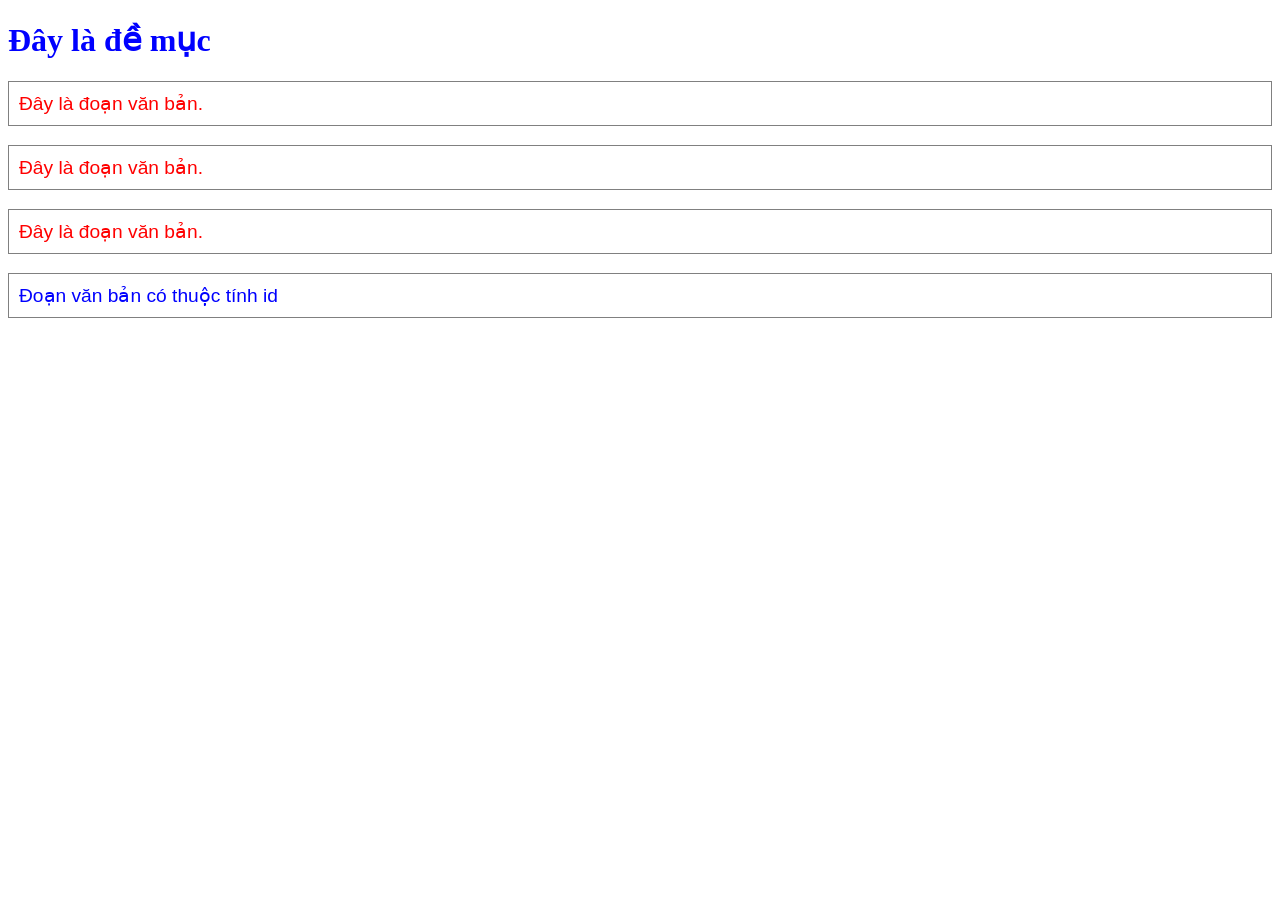
<file: index.html>
<!DOCTYPE html>
<html lang="vi">
<head>
    <meta charset="UTF-8">
    <title>Thực hành sử dụng CSS</title>

    <style>
        h1 {
            color: blue;
            font-family: Tahoma;
            font-size: 200%;
        }

        p {
            color: red;
            font-family: Arial;
            font-size: 120%;
            border: 1px solid grey;
            padding: 10px;
        }

        #element1 {
            color: blue;
        }
    </style>
</head>

<body>

<h1>Đây là đề mục</h1>

<p>Đây là đoạn văn bản.</p>

<p>Đây là đoạn văn bản.</p>

<p>Đây là đoạn văn bản.</p>

<p id="element1">Đoạn văn bản có thuộc tính id</p>

</body>
</html>
</file>
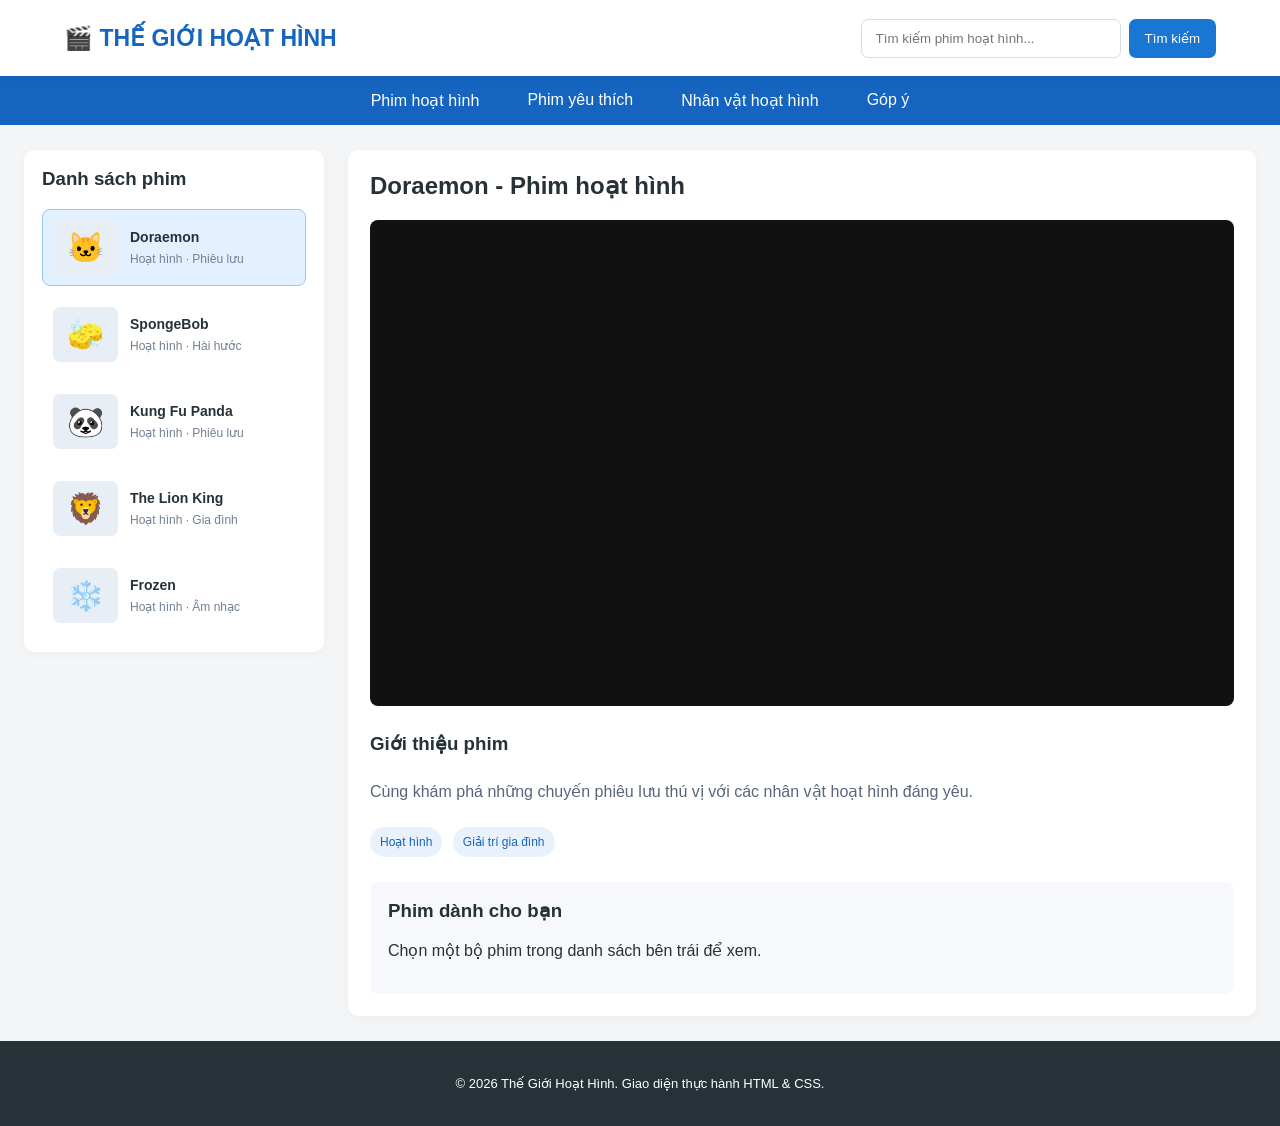
<file: [Bài tập] Phát triển trang web xem hoạt hình trực tuyến/index.html>
<!DOCTYPE html>
<html lang="vi">
<head>
    <meta charset="UTF-8">
    <meta name="viewport" content="width=device-width, initial-scale=1.0">
    <title>Thế Giới Hoạt Hình</title>
    <link rel="stylesheet" href="styles.css">
</head>
<body>

    <header class="header">
        <div class="logo">🎬 THẾ GIỚI HOẠT HÌNH</div>
        <div class="search">
            <input type="text" id="searchInput"
                   placeholder="Tìm kiếm phim hoạt hình...">
            <button onclick="searchMovies()">Tìm kiếm</button>
        </div>
    </header>

    <nav class="head-link">
        <a href="#">Phim hoạt hình</a>
        <a href="#">Phim yêu thích</a>
        <a href="#">Nhân vật hoạt hình</a>
        <a href="#">Góp ý</a>
    </nav>

    <div class="container">
        <aside class="left-content">
            <h3>Danh sách phim</h3>

            <div class="movie-list">
                <div class="movie-item active"
                     onclick="playMovie(0)">
                    <div class="thumbnail">🐱</div>
                    <div>
                        <strong>Doraemon</strong>
                        <p>Hoạt hình · Phiêu lưu</p>
                    </div>
                </div>

                <div class="movie-item"
                     onclick="playMovie(1)">
                    <div class="thumbnail">🧽</div>
                    <div>
                        <strong>SpongeBob</strong>
                        <p>Hoạt hình · Hài hước</p>
                    </div>
                </div>

                <div class="movie-item"
                     onclick="playMovie(2)">
                    <div class="thumbnail">🐼</div>
                    <div>
                        <strong>Kung Fu Panda</strong>
                        <p>Hoạt hình · Phiêu lưu</p>
                    </div>
                </div>

                <div class="movie-item"
                     onclick="playMovie(3)">
                    <div class="thumbnail">🦁</div>
                    <div>
                        <strong>The Lion King</strong>
                        <p>Hoạt hình · Gia đình</p>
                    </div>
                </div>

                <div class="movie-item"
                     onclick="playMovie(4)">
                    <div class="thumbnail">❄️</div>
                    <div>
                        <strong>Frozen</strong>
                        <p>Hoạt hình · Âm nhạc</p>
                    </div>
                </div>
            </div>
        </aside>

        <main class="right-content">
            <h2 id="movieTitle">Doraemon - Phim hoạt hình</h2>

            <div class="video-container">
                <iframe
                    id="movieFrame"
                    src="https://www.youtube-nocookie.com/embed/8sJk2H7z8wA"
                    title="Video hoạt hình"
                    allow="accelerometer; autoplay; clipboard-write; encrypted-media; gyroscope; picture-in-picture"
                    allowfullscreen>
                </iframe>
            </div>

            <div class="movie-info">
                <h3>Giới thiệu phim</h3>
                <p id="movieDescription">
                    Cùng khám phá những chuyến phiêu lưu thú vị
                    với các nhân vật hoạt hình đáng yêu.
                </p>
                <span class="tag">Hoạt hình</span>
                <span class="tag">Giải trí gia đình</span>
            </div>

            <section class="recommend">
                <h3>Phim dành cho bạn</h3>
                <p>Chọn một bộ phim trong danh sách bên trái để xem.</p>
            </section>
        </main>
    </div>

    <footer class="footer">
        <p>© 2026 Thế Giới Hoạt Hình. Giao diện thực hành HTML & CSS.</p>
    </footer>

    <script>
        const movies = [
            {
                title: "Doraemon - Phim hoạt hình",
                description: "Những chuyến phiêu lưu thú vị cùng Doraemon và Nobita.",
                video: "jfKfPfyJRdk"
            },
            {
                title: "SpongeBob - Phim hoạt hình",
                description: "Những câu chuyện vui nhộn dưới đáy đại dương.",
                video: "tVlcKp3bWH8"
            },
            {
                title: "Kung Fu Panda - Phim hoạt hình",
                description: "Hành trình rèn luyện và trưởng thành của gấu trúc Po.",
                video: "PXi3Mv6KMzY"
            },
            {
                title: "The Lion King - Phim hoạt hình",
                description: "Câu chuyện về tình bạn, gia đình và lòng dũng cảm.",
                video: "lFzVJEksoDY"
            },
            {
                title: "Frozen - Phim hoạt hình",
                description: "Cuộc phiêu lưu kỳ diệu của hai chị em Elsa và Anna.",
                video: "TbQm5doF_Uc"
            }
        ];

        function playMovie(index) {
            document.getElementById("movieTitle").textContent =
                movies[index].title;

            document.getElementById("movieDescription").textContent =
                movies[index].description;

            document.getElementById("movieFrame").src =
                "https://www.youtube-nocookie.com/embed/" +
                movies[index].video;

            document.querySelectorAll(".movie-item").forEach((item, i) => {
                item.classList.toggle("active", i === index);
            });
        }

        function searchMovies() {
            const keyword = document.getElementById("searchInput")
                .value.trim().toLowerCase();

            document.querySelectorAll(".movie-item").forEach((item) => {
                const title = item.querySelector("strong")
                    .textContent.toLowerCase();

                item.style.display = title.includes(keyword)
                    ? "flex"
                    : "none";
            });
        }

        document.getElementById("searchInput").addEventListener(
            "keydown",
            function(event) {
                if (event.key === "Enter") {
                    searchMovies();
                }
            }
        );
    </script>

</body>
</html>
</file>
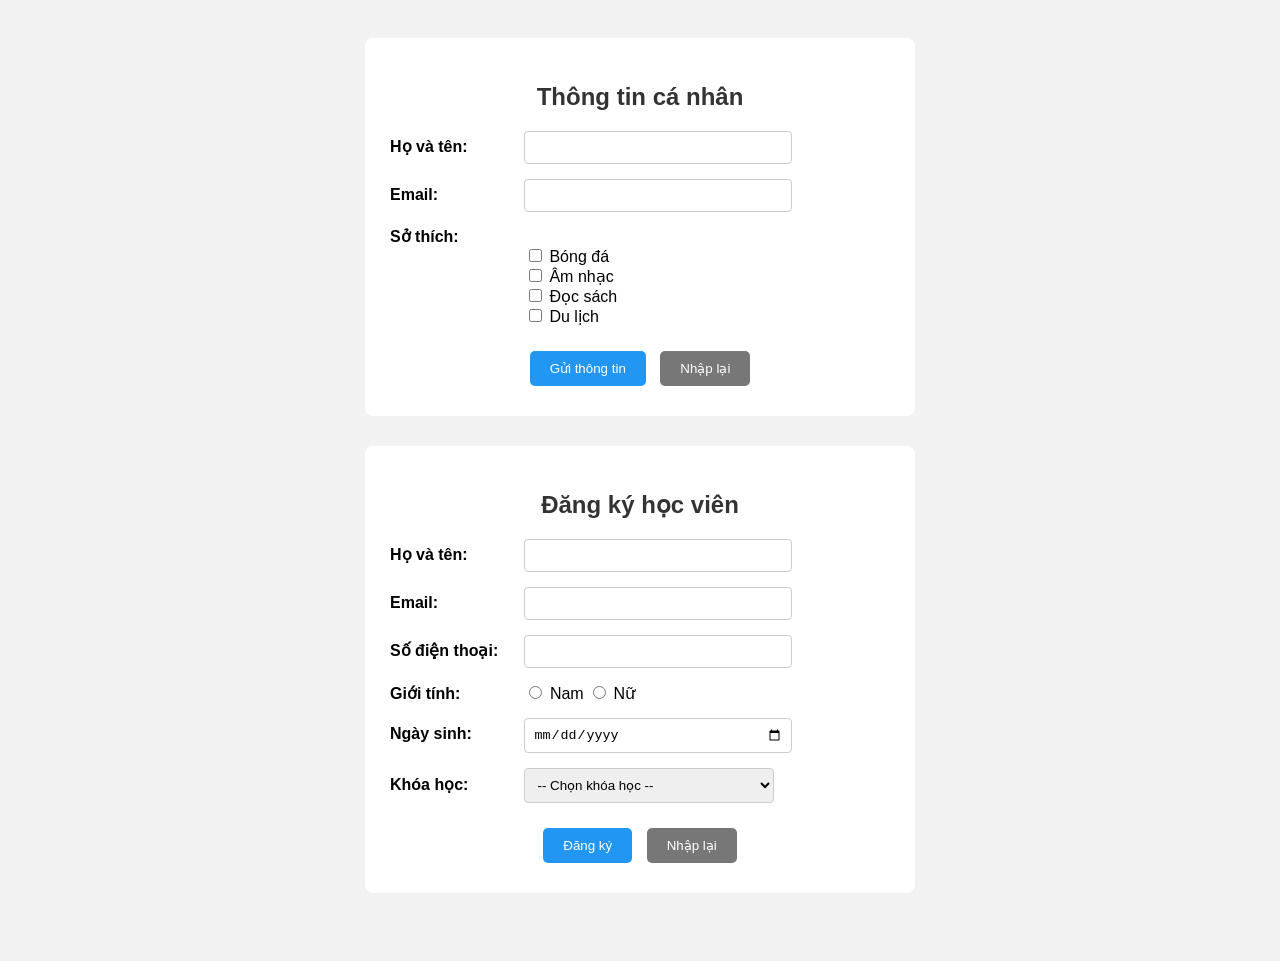
<file: [Bài tập] Tạo form đơn giản/index.html>
<!DOCTYPE html>
<html>
<head>
    <meta charset="utf-8">
    <title>Tạo form đơn giản</title>

    <style>
        body {
            font-family: Arial, sans-serif;
            background-color: #f2f2f2;
            padding: 30px;
        }

        .form-container {
            width: 500px;
            margin: 0 auto 30px auto;
            background-color: white;
            padding: 25px;
            border-radius: 8px;
        }

        h2 {
            text-align: center;
            color: #333;
        }

        .form-group {
            margin-bottom: 15px;
        }

        label {
            display: inline-block;
            width: 130px;
            font-weight: bold;
        }

        input[type="text"],
        input[type="email"],
        input[type="date"],
        input[type="tel"],
        select {
            padding: 8px;
            width: 250px;
            border: 1px solid #ccc;
            border-radius: 4px;
        }

        .hobby {
            margin-left: 135px;
        }

        .buttons {
            text-align: center;
            margin-top: 20px;
        }

        input[type="submit"],
        input[type="reset"] {
            padding: 10px 20px;
            margin: 5px;
            border: none;
            border-radius: 5px;
            cursor: pointer;
        }

        input[type="submit"] {
            background-color: #2196f3;
            color: white;
        }

        input[type="reset"] {
            background-color: #777;
            color: white;
        }
    </style>
</head>

<body>

    <!-- PHẦN 1 -->
    <div class="form-container">

        <h2>Thông tin cá nhân</h2>

        <form action="#" method="post">

            <div class="form-group">
                <label for="yourname">Họ và tên:</label>
                <input type="text" id="yourname" name="yourname">
            </div>

            <div class="form-group">
                <label for="email">Email:</label>
                <input type="email" id="email" name="email">
            </div>

            <div class="form-group">
                <label>Sở thích:</label>

                <div class="hobby">
                    <input type="checkbox" name="hobby" value="football">
                    Bóng đá
                    <br>

                    <input type="checkbox" name="hobby" value="music">
                    Âm nhạc
                    <br>

                    <input type="checkbox" name="hobby" value="reading">
                    Đọc sách
                    <br>

                    <input type="checkbox" name="hobby" value="travel">
                    Du lịch
                </div>
            </div>

            <div class="buttons">
                <input type="submit" value="Gửi thông tin">
                <input type="reset" value="Nhập lại">
            </div>

        </form>

    </div>


    <!-- PHẦN 2 -->
    <div class="form-container">

        <h2>Đăng ký học viên</h2>

        <form action="#" method="post">

            <div class="form-group">
                <label for="fullName">Họ và tên:</label>
                <input type="text"
                       id="fullName"
                       name="fullName">
            </div>

            <div class="form-group">
                <label for="emailStudent">Email:</label>
                <input type="email"
                       id="emailStudent"
                       name="emailStudent">
            </div>

            <div class="form-group">
                <label for="phone">Số điện thoại:</label>
                <input type="tel"
                       id="phone"
                       name="phone">
            </div>

            <div class="form-group">
                <label>Giới tính:</label>

                <input type="radio"
                       name="gender"
                       value="male">
                Nam

                <input type="radio"
                       name="gender"
                       value="female">
                Nữ
            </div>

            <div class="form-group">
                <label for="birthday">Ngày sinh:</label>
                <input type="date"
                       id="birthday"
                       name="birthday">
            </div>

            <div class="form-group">
                <label for="course">Khóa học:</label>

                <select id="course" name="course">
                    <option value="">-- Chọn khóa học --</option>
                    <option value="html-css">HTML & CSS</option>
                    <option value="javascript">JavaScript</option>
                    <option value="java">Java</option>
                    <option value="python">Python</option>
                </select>
            </div>

            <div class="buttons">
                <input type="submit" value="Đăng ký">
                <input type="reset" value="Nhập lại">
            </div>

        </form>

    </div>

</body>
</html>
</file>
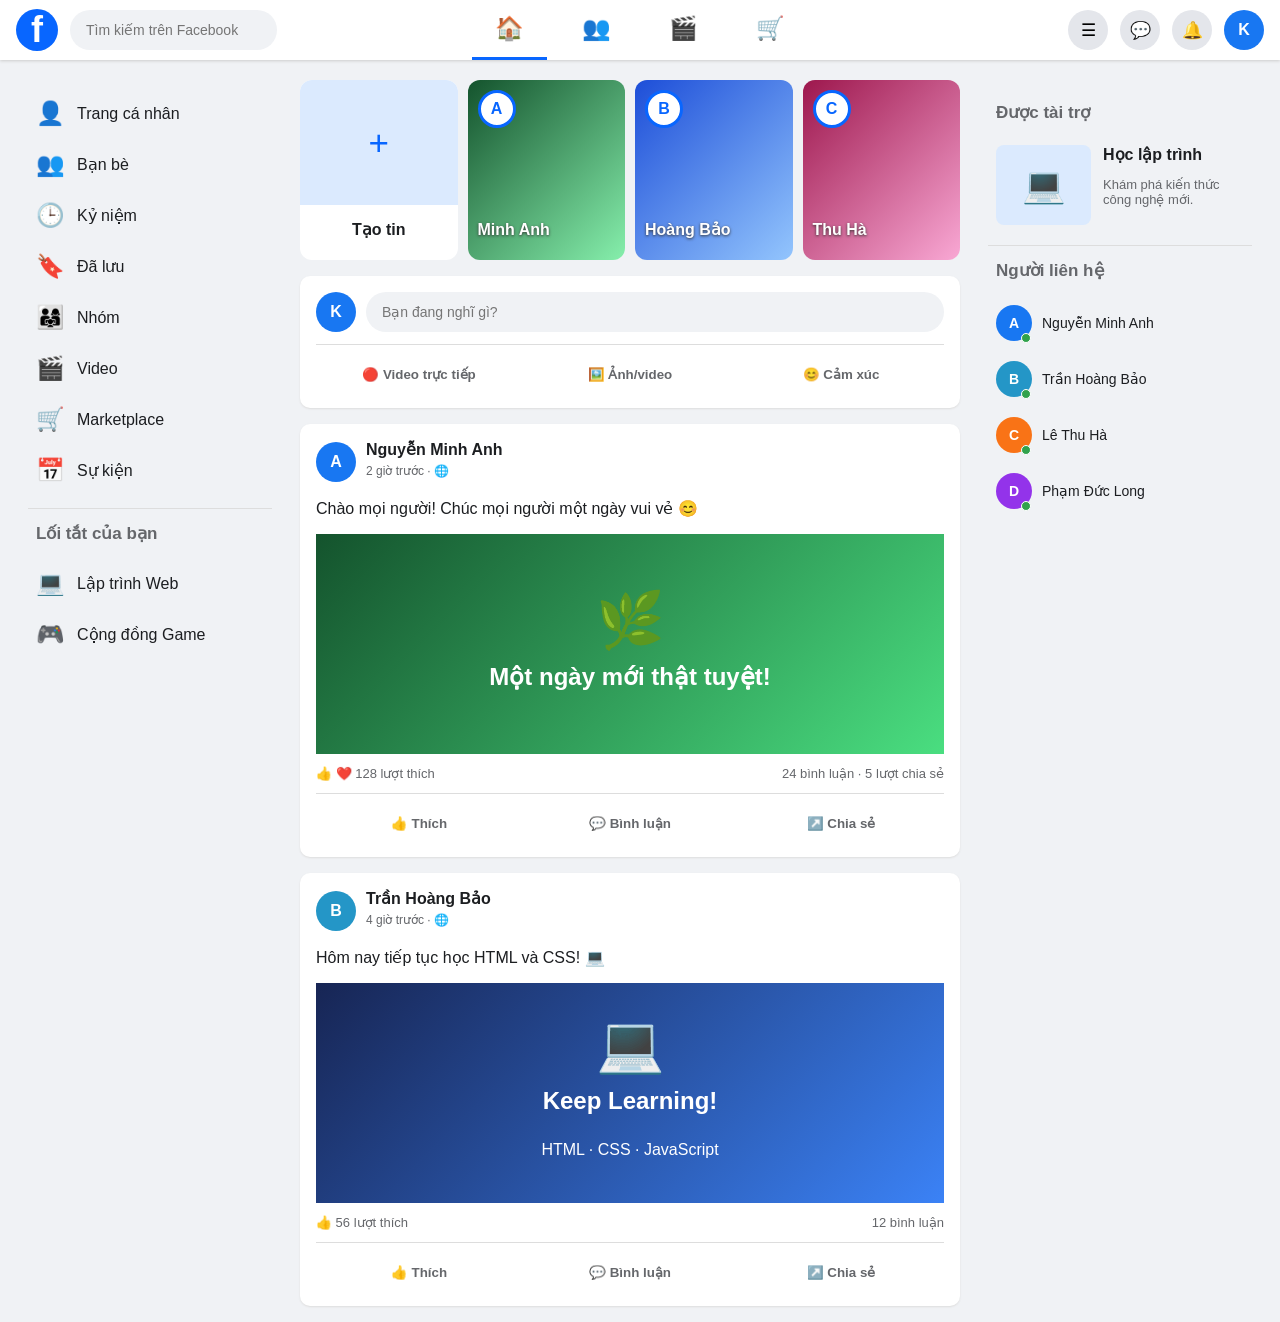
<file: [Bài tập] Tạo giao diện giản lược của trang chủ/index.html>
<!DOCTYPE html>
<html lang="vi">
<head>
    <meta charset="UTF-8">
    <meta name="viewport" content="width=device-width, initial-scale=1.0">
    <title>Facebook - Giao diện giản lược</title>
    <link rel="stylesheet" href="styles.css">
</head>
<body>

    <!-- Header cố định -->
    <header class="header">
        <div class="header-left">
            <div class="logo">f</div>
            <input type="text" placeholder="Tìm kiếm trên Facebook">
        </div>

        <nav class="header-center">
            <a href="#" class="active">🏠</a>
            <a href="#">👥</a>
            <a href="#">🎬</a>
            <a href="#">🛒</a>
        </nav>

        <div class="header-right">
            <button title="Menu">☰</button>
            <button title="Tin nhắn">💬</button>
            <button title="Thông báo">🔔</button>
            <div class="avatar">K</div>
        </div>
    </header>

    <!-- Khu vực chính -->
    <div class="layout">

        <!-- Sidebar trái -->
        <aside class="sidebar-left">
            <a href="#"><span>👤</span> Trang cá nhân</a>
            <a href="#"><span>👥</span> Bạn bè</a>
            <a href="#"><span>🕒</span> Kỷ niệm</a>
            <a href="#"><span>🔖</span> Đã lưu</a>
            <a href="#"><span>👨‍👩‍👧</span> Nhóm</a>
            <a href="#"><span>🎬</span> Video</a>
            <a href="#"><span>🛒</span> Marketplace</a>
            <a href="#"><span>📅</span> Sự kiện</a>

            <hr>
            <h3>Lối tắt của bạn</h3>
            <a href="#"><span>💻</span> Lập trình Web</a>
            <a href="#"><span>🎮</span> Cộng đồng Game</a>
        </aside>

        <!-- Nội dung chính -->
        <main class="main-content">

            <section class="stories">
                <div class="story create-story">
                    <div class="story-image">+</div>
                    <p>Tạo tin</p>
                </div>

                <div class="story story-one">
                    <div class="story-avatar">A</div>
                    <p>Minh Anh</p>
                </div>

                <div class="story story-two">
                    <div class="story-avatar">B</div>
                    <p>Hoàng Bảo</p>
                </div>

                <div class="story story-three">
                    <div class="story-avatar">C</div>
                    <p>Thu Hà</p>
                </div>
            </section>

            <!-- Tạo bài viết -->
            <section class="create-post">
                <div class="post-input-row">
                    <div class="avatar">K</div>
                    <input type="text" placeholder="Bạn đang nghĩ gì?">
                </div>

                <hr>

                <div class="post-actions">
                    <button>🔴 Video trực tiếp</button>
                    <button>🖼️ Ảnh/video</button>
                    <button>😊 Cảm xúc</button>
                </div>
            </section>

            <!-- Bài viết 1 -->
            <article class="post">
                <div class="post-header">
                    <div class="avatar">A</div>
                    <div>
                        <strong>Nguyễn Minh Anh</strong>
                        <p>2 giờ trước · 🌐</p>
                    </div>
                </div>

                <p>Chào mọi người! Chúc mọi người một ngày vui vẻ 😊</p>

                <div class="post-image image-one">
                    <span>🌿</span>
                    <h2>Một ngày mới thật tuyệt!</h2>
                </div>

                <div class="post-stats">
                    <span>👍 ❤️ 128 lượt thích</span>
                    <span>24 bình luận · 5 lượt chia sẻ</span>
                </div>

                <hr>

                <div class="post-actions">
                    <button>👍 Thích</button>
                    <button>💬 Bình luận</button>
                    <button>↗️ Chia sẻ</button>
                </div>
            </article>

            <!-- Bài viết 2 -->
            <article class="post">
                <div class="post-header">
                    <div class="avatar avatar-blue">B</div>
                    <div>
                        <strong>Trần Hoàng Bảo</strong>
                        <p>4 giờ trước · 🌐</p>
                    </div>
                </div>

                <p>Hôm nay tiếp tục học HTML và CSS! 💻</p>

                <div class="post-image image-two">
                    <span>💻</span>
                    <h2>Keep Learning!</h2>
                    <p>HTML · CSS · JavaScript</p>
                </div>

                <div class="post-stats">
                    <span>👍 56 lượt thích</span>
                    <span>12 bình luận</span>
                </div>

                <hr>

                <div class="post-actions">
                    <button>👍 Thích</button>
                    <button>💬 Bình luận</button>
                    <button>↗️ Chia sẻ</button>
                </div>
            </article>

        </main>

        <!-- Sidebar phải -->
        <aside class="sidebar-right">
            <h3>Được tài trợ</h3>
            <div class="sponsor">
                <div class="sponsor-image">💻</div>
                <div>
                    <strong>Học lập trình</strong>
                    <p>Khám phá kiến thức công nghệ mới.</p>
                </div>
            </div>

            <hr>

            <h3>Người liên hệ</h3>
            <a href="#" class="contact">
                <span class="contact-avatar">A</span>
                Nguyễn Minh Anh <i></i>
            </a>
            <a href="#" class="contact">
                <span class="contact-avatar blue">B</span>
                Trần Hoàng Bảo <i></i>
            </a>
            <a href="#" class="contact">
                <span class="contact-avatar orange">C</span>
                Lê Thu Hà <i></i>
            </a>
            <a href="#" class="contact">
                <span class="contact-avatar purple">D</span>
                Phạm Đức Long <i></i>
            </a>
        </aside>

    </div>

</body>
</html>
</file>
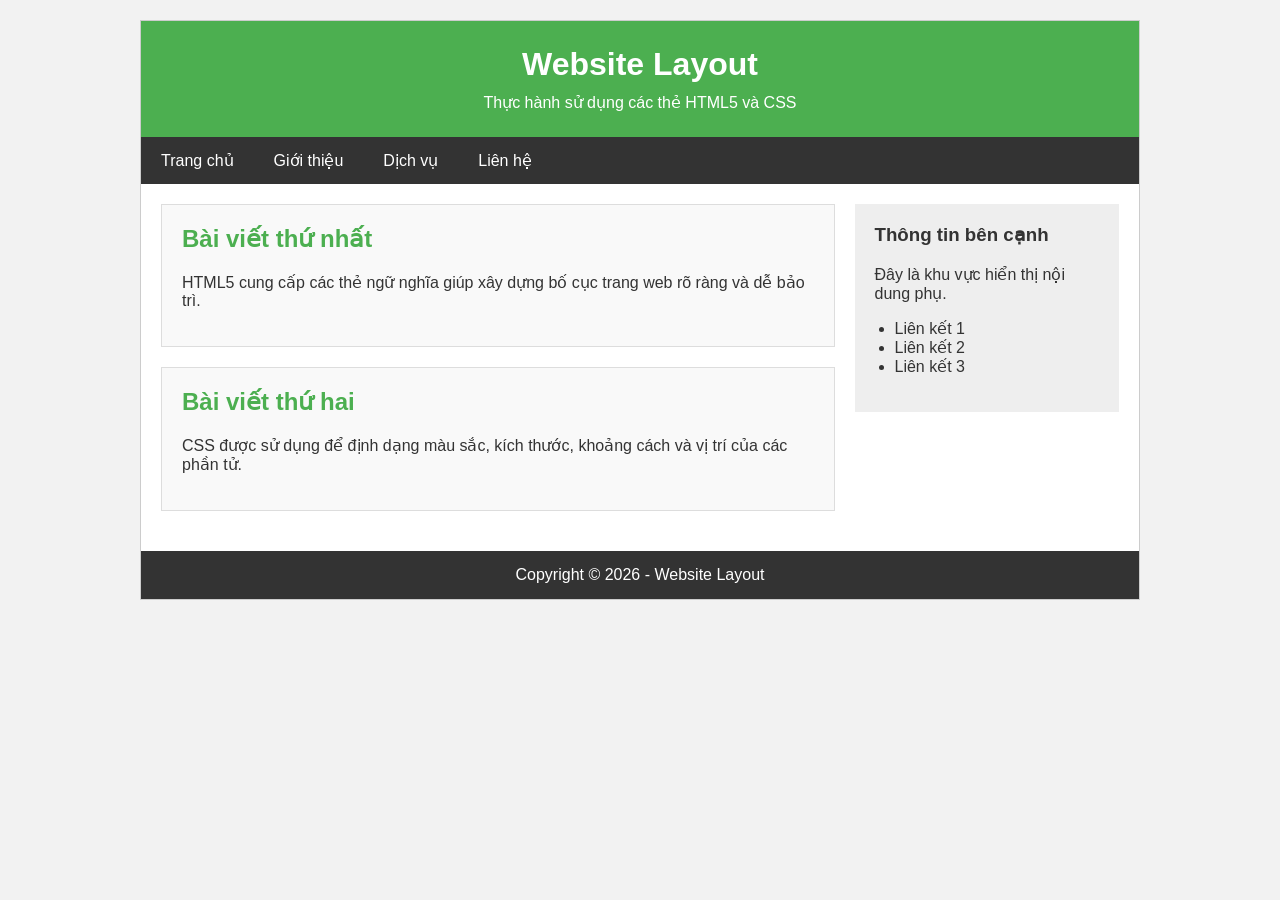
<file: [Bài tập] Tạo layout với các thẻ HTML5 và CSS/index.html>
<!DOCTYPE html>
<html lang="vi">
<head>
    <meta charset="UTF-8">
    <meta name="viewport" content="width=device-width, initial-scale=1.0">
    <title>Layout HTML5 và CSS</title>
    <link rel="stylesheet" href="styles.css">
</head>
<body>

    <div class="container">
        <header>
            <h1>Website Layout</h1>
            <p>Thực hành sử dụng các thẻ HTML5 và CSS</p>
        </header>

        <nav>
            <a href="#">Trang chủ</a>
            <a href="#">Giới thiệu</a>
            <a href="#">Dịch vụ</a>
            <a href="#">Liên hệ</a>
        </nav>

        <div class="content">
            <section>
                <article>
                    <h2>Bài viết thứ nhất</h2>
                    <p>
                        HTML5 cung cấp các thẻ ngữ nghĩa giúp xây dựng
                        bố cục trang web rõ ràng và dễ bảo trì.
                    </p>
                </article>

                <article>
                    <h2>Bài viết thứ hai</h2>
                    <p>
                        CSS được sử dụng để định dạng màu sắc,
                        kích thước, khoảng cách và vị trí của các phần tử.
                    </p>
                </article>
            </section>

            <aside>
                <h3>Thông tin bên cạnh</h3>
                <p>Đây là khu vực hiển thị nội dung phụ.</p>
                <ul>
                    <li><a href="#">Liên kết 1</a></li>
                    <li><a href="#">Liên kết 2</a></li>
                    <li><a href="#">Liên kết 3</a></li>
                </ul>
            </aside>
        </div>

        <footer>
            <p>Copyright &copy; 2026 - Website Layout</p>
        </footer>
    </div>

</body>
</html>
</file>
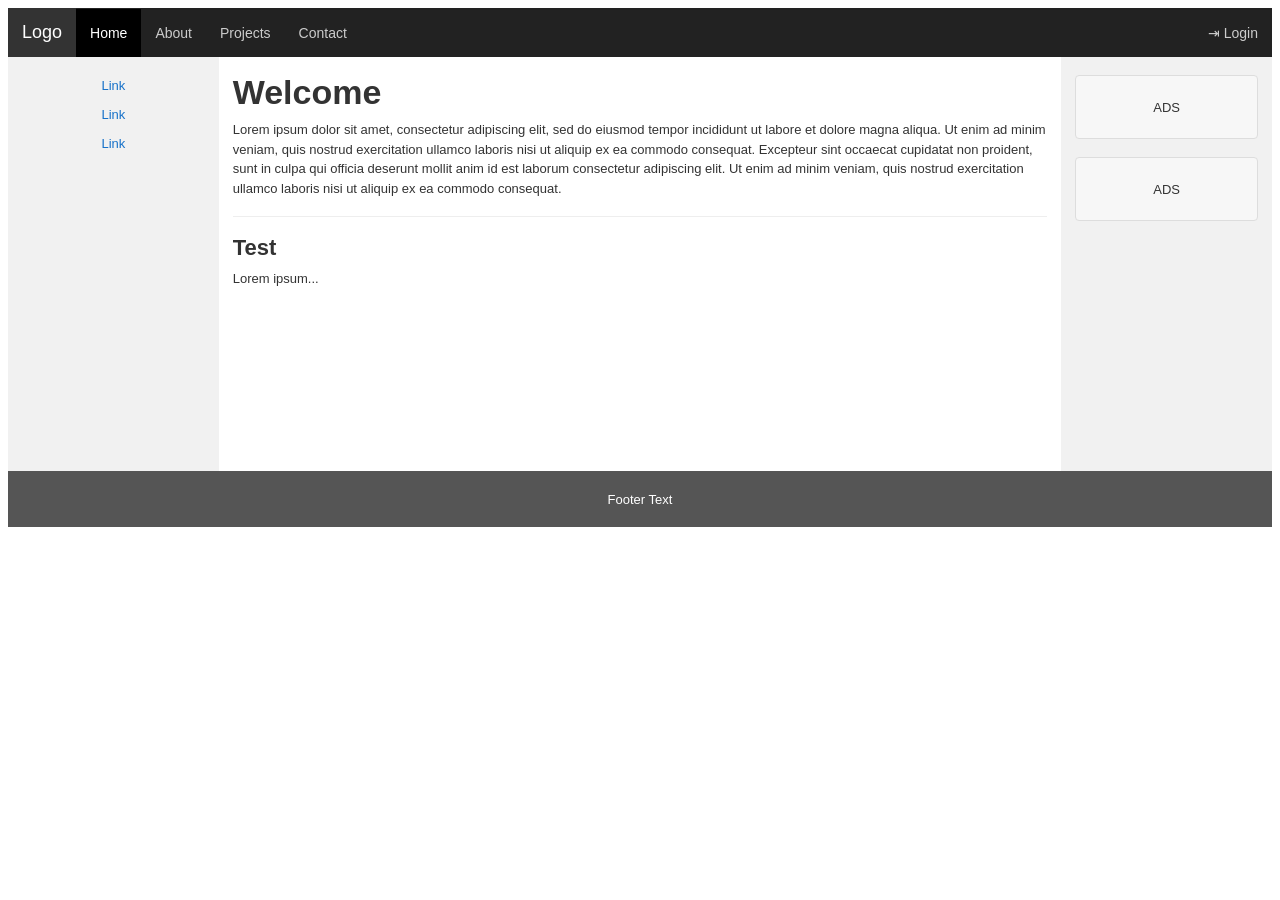
<file: [Bài tập] Tạo layout với RWD/index.html>
<!DOCTYPE html>
<html lang="vi">
<head>
    <meta charset="UTF-8">
    <meta name="viewport" content="width=device-width, initial-scale=1.0">
    <title>Responsive Web Design</title>
    <link rel="stylesheet" href="styles.css">
</head>
<body>

    <div class="container">

        <!-- Thanh menu -->
        <div class="header">
            <div class="logo">Logo</div>

            <div class="menu">
                <a href="#" class="active">Home</a>
                <a href="#">About</a>
                <a href="#">Projects</a>
                <a href="#">Contact</a>
            </div>

            <div class="login">
                <a href="#">⇥ Login</a>
            </div>
        </div>

        <!-- Nội dung trang -->
        <div class="content">

            <!-- Sidebar trái -->
            <div class="left">
                <a href="#">Link</a>
                <a href="#">Link</a>
                <a href="#">Link</a>
            </div>

            <!-- Nội dung chính -->
            <div class="main">
                <h1>Welcome</h1>

                <p>
                    Lorem ipsum dolor sit amet, consectetur adipiscing elit,
                    sed do eiusmod tempor incididunt ut labore et dolore magna
                    aliqua. Ut enim ad minim veniam, quis nostrud exercitation
                    ullamco laboris nisi ut aliquip ex ea commodo consequat.
                    Excepteur sint occaecat cupidatat non proident, sunt in
                    culpa qui officia deserunt mollit anim id est laborum
                    consectetur adipiscing elit. Ut enim ad minim veniam,
                    quis nostrud exercitation ullamco laboris nisi ut aliquip
                    ex ea commodo consequat.
                </p>

                <hr>

                <h2>Test</h2>
                <p>Lorem ipsum...</p>
            </div>

            <!-- Sidebar phải -->
            <div class="right">
                <div class="ads">ADS</div>
                <div class="ads">ADS</div>
            </div>

        </div>

        <!-- Footer -->
        <div class="footer">
            Footer Text
        </div>

    </div>

</body>
</html>
</file>
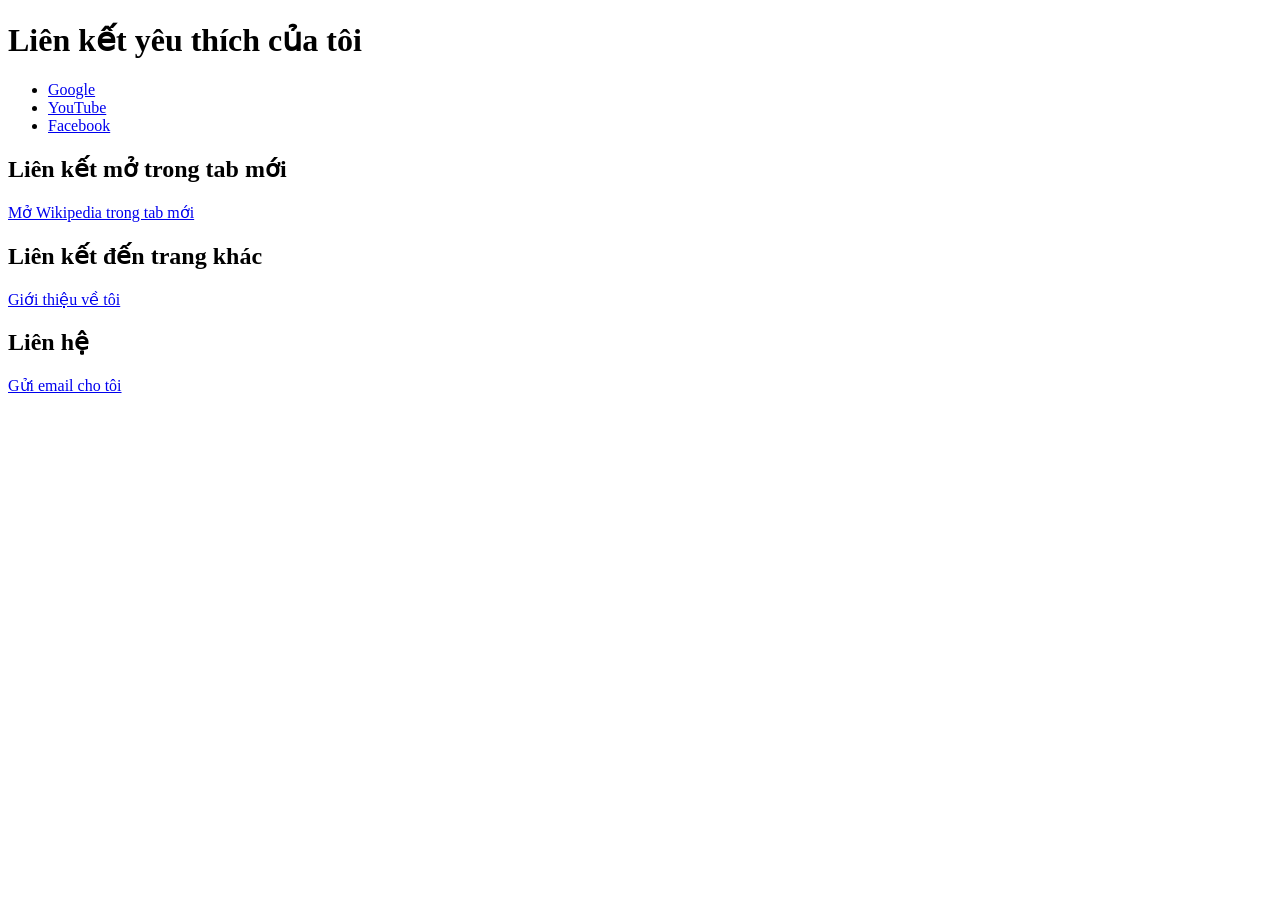
<file: [Bài tập] Tạo liên kết trong HTML/index.html>
<!DOCTYPE html>
<html>
<head>
    <meta charset="utf-8">
    <title>Liên kết yêu thích của tôi</title>
</head>

<body>

    <h1>Liên kết yêu thích của tôi</h1>

    <ul>
        <li>
            <a href="https://www.google.com">
                Google
            </a>
        </li>

        <li>
            <a href="https://www.youtube.com">
                YouTube
            </a>
        </li>

        <li>
            <a href="https://www.facebook.com">
                Facebook
            </a>
        </li>
    </ul>

    <h2>Liên kết mở trong tab mới</h2>

    <a href="https://www.wikipedia.org" target="_blank">
        Mở Wikipedia trong tab mới
    </a>

    <h2>Liên kết đến trang khác</h2>

    <a href="about.html">
        Giới thiệu về tôi
    </a>

    <h2>Liên hệ</h2>

    <a href="mailto:example@gmail.com">
        Gửi email cho tôi
    </a>

</body>
</html>
</file>
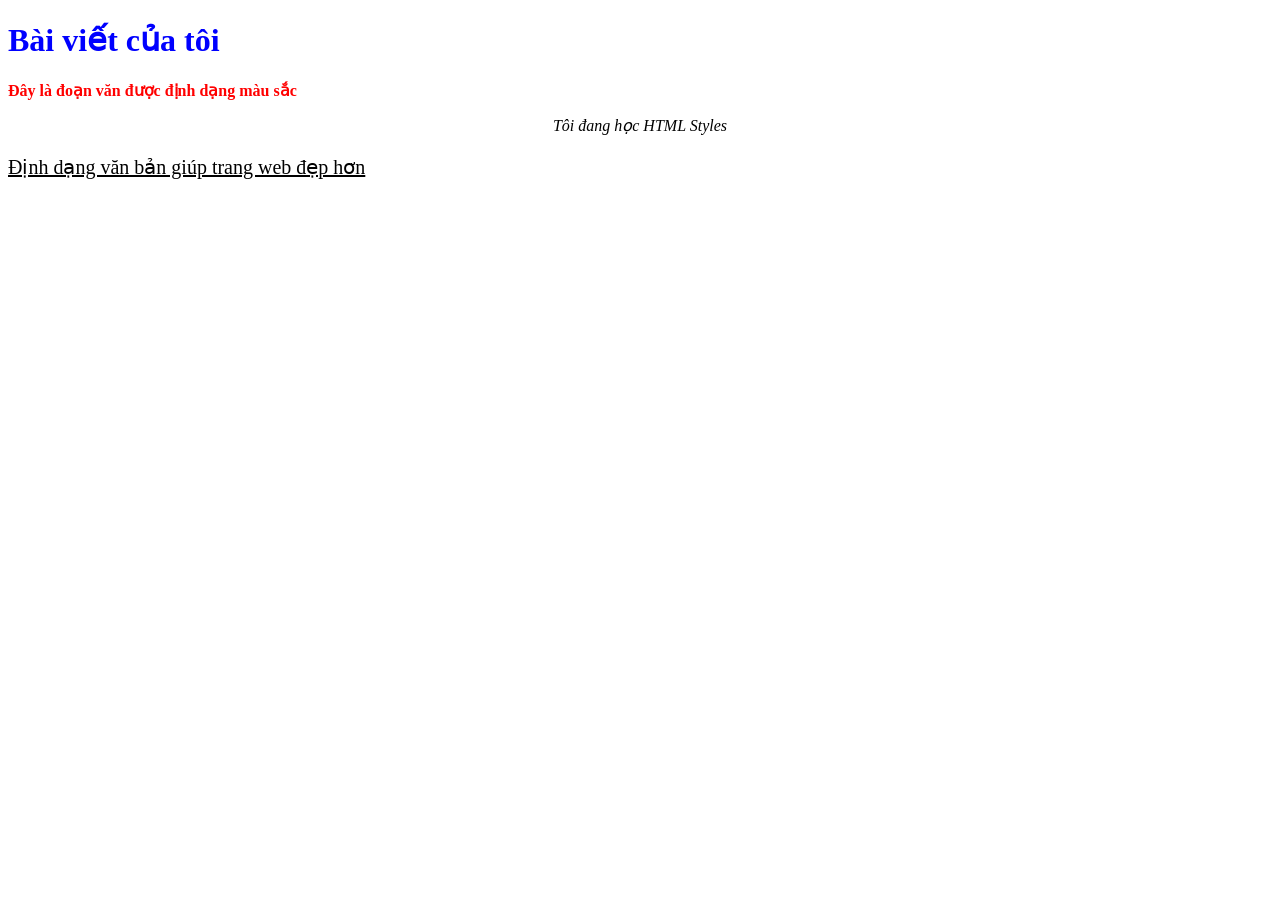
<file: [Bài tập] Định dạng văn bản với HTML Styles/index.html>
<!DOCTYPE html>
<html>
<head>
    <meta charset="utf-8">
    <title>Bài viết của tôi</title>
</head>

<body>

    <h1 style="color: blue;">
        Bài viết của tôi
    </h1>

    <p style="color: red; font-weight: bold;">
        Đây là đoạn văn được định dạng màu sắc
    </p>

    <p style="font-style: italic; text-align: center;">
        Tôi đang học HTML Styles
    </p>

    <p style="font-size: 20px; text-decoration: underline;">
        Định dạng văn bản giúp trang web đẹp hơn
    </p>

</body>
</html>
</file>
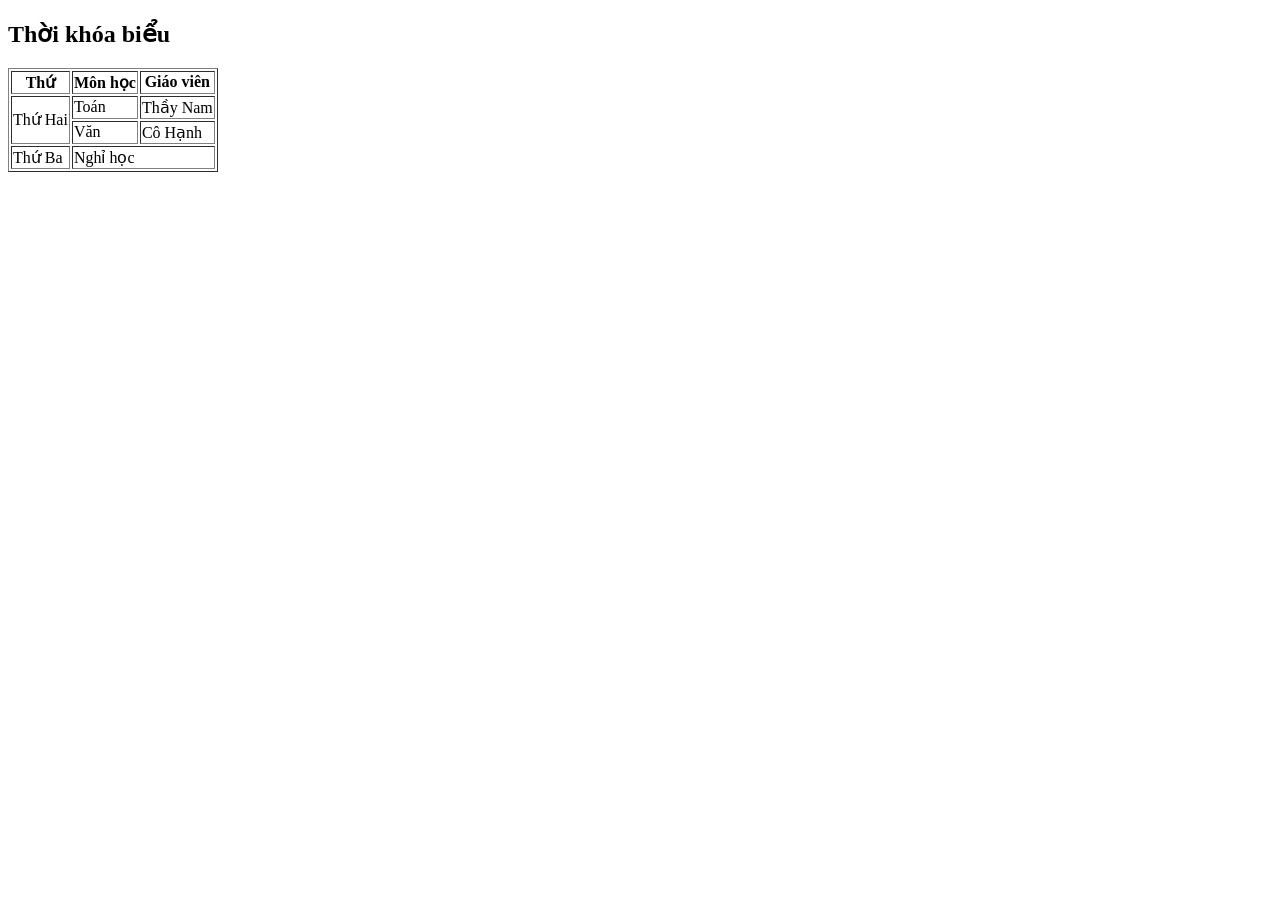
<file: [Thực hành] Gộp ô trong bảng với rowspan và colspan/index.html>
<!DOCTYPE html>
<html>
<head>
    <meta charset="utf-8">
    <title>Gộp ô trong bảng</title>
</head>

<body>

    <h2>Thời khóa biểu</h2>

    <table border="1">
        <tr>
            <th>Thứ</th>
            <th>Môn học</th>
            <th>Giáo viên</th>
        </tr>

        <tr>
            <td rowspan="2">Thứ Hai</td>
            <td>Toán</td>
            <td>Thầy Nam</td>
        </tr>

        <tr>
            <td>Văn</td>
            <td>Cô Hạnh</td>
        </tr>

        <tr>
            <td>Thứ Ba</td>
            <td colspan="2">Nghỉ học</td>
        </tr>
    </table>

</body>
</html>
</file>
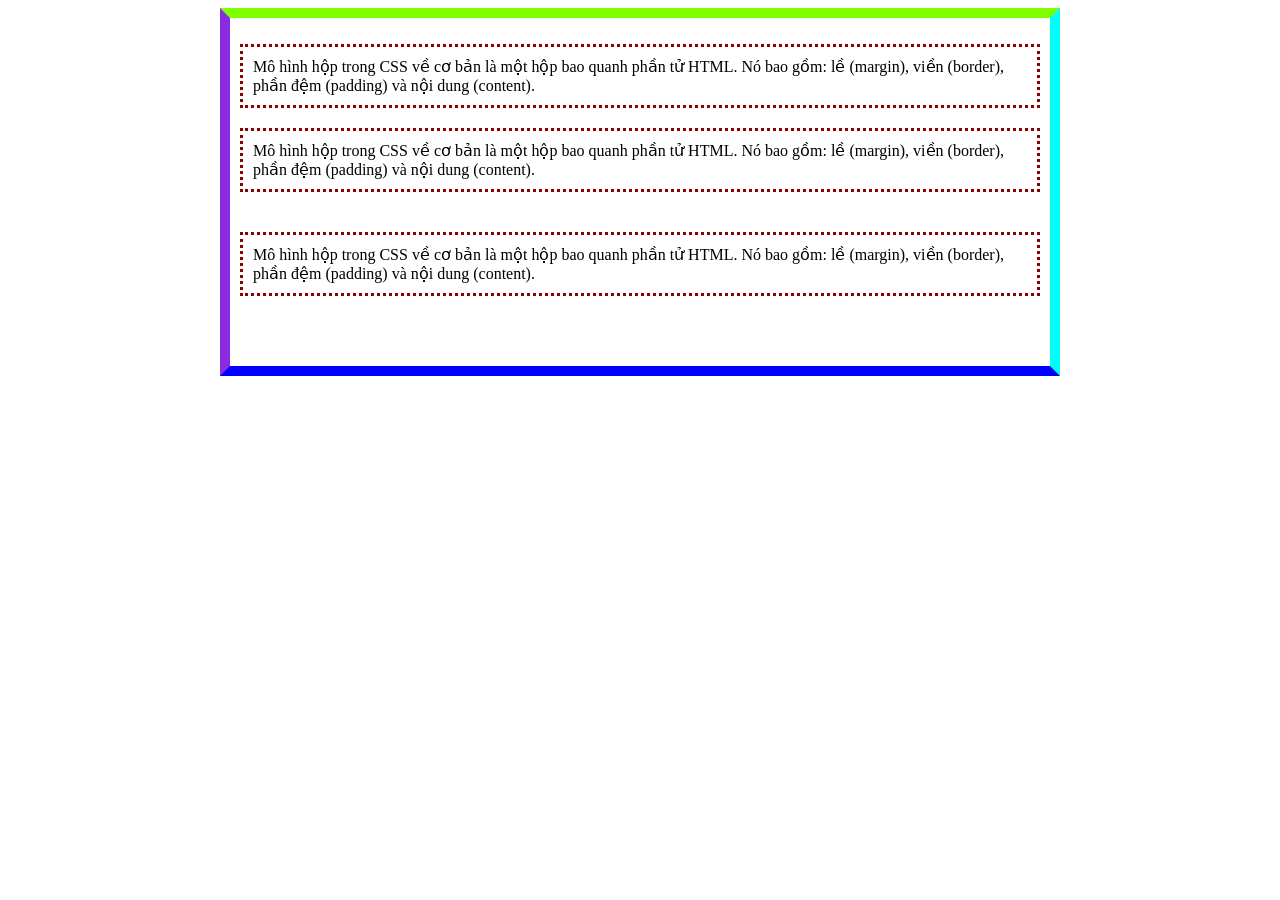
<file: [Thực hành] Sử dụng box model/index.html>
<!DOCTYPE html>
<html lang="vi">
<head>
    <meta charset="UTF-8">
    <meta name="viewport" content="width=device-width, initial-scale=1.0">
    <title>Sử dụng Box Model</title>

    <style>
        .boxmodel {
            margin: 0 auto;
            width: 800px;
            border: 10px solid;
            padding: 10px;
            border-color: chartreuse aqua blue blueviolet;
        }

        .boxmodel p {
            border: 3px dotted darkred;
            padding: 10px;
        }

        #boxmodel1 {
            margin-bottom: 20px;
        }

        #boxmodel2 {
            margin-bottom: 40px;
        }

        #boxmodel3 {
            margin-bottom: 60px;
        }
    </style>
</head>

<body>
    <div class="boxmodel">
        <p id="boxmodel1">
            Mô hình hộp trong CSS về cơ bản là một hộp bao quanh phần tử HTML.
            Nó bao gồm: lề (margin), viền (border), phần đệm (padding)
            và nội dung (content).
        </p>

        <p id="boxmodel2">
            Mô hình hộp trong CSS về cơ bản là một hộp bao quanh phần tử HTML.
            Nó bao gồm: lề (margin), viền (border), phần đệm (padding)
            và nội dung (content).
        </p>

        <p id="boxmodel3">
            Mô hình hộp trong CSS về cơ bản là một hộp bao quanh phần tử HTML.
            Nó bao gồm: lề (margin), viền (border), phần đệm (padding)
            và nội dung (content).
        </p>
    </div>
</body>
</html>
</file>
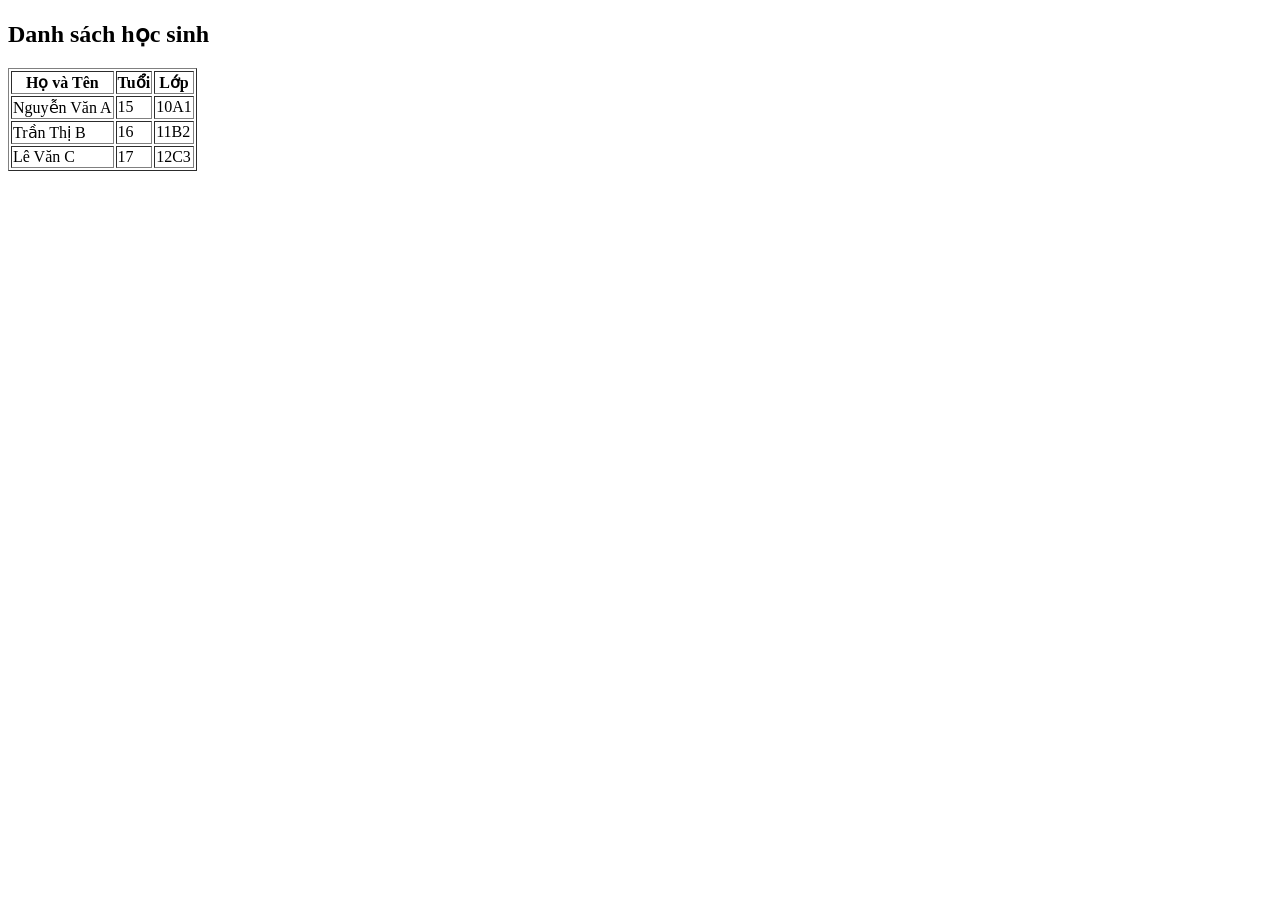
<file: [Thực hành] Tạo bảng đơn giản với tiêu đề và dữ liệu/index.html>
<!DOCTYPE html>
<html>
<head>
    <meta charset="utf-8">
    <title>Bảng đơn giản trong HTML</title>
</head>

<body>

    <h2>Danh sách học sinh</h2>

    <table border="1">
        <tr>
            <th>Họ và Tên</th>
            <th>Tuổi</th>
            <th>Lớp</th>
        </tr>

        <tr>
            <td>Nguyễn Văn A</td>
            <td>15</td>
            <td>10A1</td>
        </tr>

        <tr>
            <td>Trần Thị B</td>
            <td>16</td>
            <td>11B2</td>
        </tr>

        <tr>
            <td>Lê Văn C</td>
            <td>17</td>
            <td>12C3</td>
        </tr>
    </table>

</body>
</html>
</file>
<file: [Bài tập] Phát triển trang web xem hoạt hình trực tuyến/styles.css>
* {
    box-sizing: border-box;
}

body {
    margin: 0;
    font-family: Arial, sans-serif;
    background: #f3f5f7;
    color: #263238;
}

/* Header cố định */
.header {
    position: sticky;
    top: 0;
    z-index: 100;
    min-height: 76px;
    display: flex;
    align-items: center;
    justify-content: space-between;
    gap: 20px;
    padding: 15px 5%;
    background: #ffffff;
    box-shadow: 0 2px 8px #00000012;
}

.logo {
    font-size: 23px;
    font-weight: bold;
    color: #1565c0;
}

.search {
    display: flex;
    gap: 8px;
}

.search input {
    width: 260px;
    padding: 11px 14px;
    border: 1px solid #d5dce5;
    border-radius: 7px;
    outline: none;
}

.search input:focus {
    border-color: #1976d2;
}

.search button {
    padding: 10px 16px;
    border: none;
    border-radius: 7px;
    background: #1976d2;
    color: white;
    cursor: pointer;
}

.search button:hover {
    background: #0d47a1;
}

/* Menu điều hướng */
.head-link {
    display: flex;
    justify-content: center;
    flex-wrap: wrap;
    background: #1565c0;
}

.head-link a {
    padding: 15px 24px;
    color: white;
    text-decoration: none;
    font-weight: 500;
}

.head-link a:hover {
    background: #0d47a1;
    font-weight: bold;
}

/* Hai cột nội dung */
.container {
    display: grid;
    grid-template-columns: 300px minmax(0, 1fr);
    gap: 24px;
    max-width: 1400px;
    margin: 25px auto;
    padding: 0 24px;
}

/* Danh sách phim */
.left-content {
    align-self: start;
    padding: 18px;
    background: white;
    border-radius: 10px;
    box-shadow: 0 2px 8px #0000000a;
}

.left-content h3,
.movie-info h3,
.recommend h3 {
    margin-top: 0;
}

.movie-list {
    display: flex;
    flex-direction: column;
    gap: 10px;
}

.movie-item {
    display: flex;
    align-items: center;
    gap: 12px;
    padding: 10px;
    border-radius: 8px;
    cursor: pointer;
    border: 1px solid transparent;
}

.movie-item:hover {
    background: #eef5ff;
}

.movie-item.active {
    background: #e3f0ff;
    border-color: #90caf9;
}

.thumbnail {
    display: flex;
    align-items: center;
    justify-content: center;
    width: 65px;
    height: 55px;
    flex-shrink: 0;
    border-radius: 7px;
    background: #e8eef6;
    font-size: 30px;
}

.movie-item strong {
    font-size: 14px;
}

.movie-item p {
    margin: 6px 0 0;
    color: #718096;
    font-size: 12px;
}

/* Khung xem phim */
.right-content {
    min-width: 0;
    padding: 22px;
    background: white;
    border-radius: 10px;
    box-shadow: 0 2px 8px #0000000a;
}

.right-content h2 {
    margin-top: 0;
    font-size: 24px;
}

.video-container {
    position: relative;
    width: 100%;
    aspect-ratio: 16 / 9;
    overflow: hidden;
    border-radius: 8px;
    background: #111;
}

.video-container iframe,
.video-container video {
    width: 100%;
    height: 100%;
    border: none;
}

.movie-info {
    margin-top: 22px;
    line-height: 1.7;
}

.movie-info p {
    color: #596579;
}

.tag {
    display: inline-block;
    margin: 5px 6px 0 0;
    padding: 5px 10px;
    border-radius: 20px;
    background: #e8f1fc;
    color: #1565c0;
    font-size: 12px;
}

.recommend {
    margin-top: 25px;
    padding: 18px;
    background: #f6f8fb;
    border-radius: 8px;
}

/* Footer */
.footer {
    padding: 22px;
    background: #263238;
    color: white;
    text-align: center;
    font-size: 13px;
}

/* Máy tính bảng */
@media (max-width: 900px) {
    .header {
        align-items: flex-start;
        flex-direction: column;
    }

    .search,
    .search input {
        width: 100%;
    }

    .container {
        grid-template-columns: 240px minmax(0, 1fr);
        gap: 15px;
        padding: 0 15px;
    }

    .right-content {
        padding: 16px;
    }
}

/* Điện thoại */
@media (max-width: 600px) {
    .header {
        padding: 14px;
    }

    .logo {
        font-size: 19px;
    }

    .head-link {
        justify-content: flex-start;
    }

    .head-link a {
        padding: 12px;
        font-size: 13px;
    }

    .container {
        display: flex;
        flex-direction: column;
        margin: 15px auto;
        padding: 0 12px;
    }

    .left-content {
        padding: 14px;
    }

    .movie-list {
        display: grid;
        grid-template-columns: repeat(2, minmax(0, 1fr));
    }

    .movie-item {
        align-items: flex-start;
        flex-direction: column;
    }

    .thumbnail {
        width: 100%;
        height: 70px;
    }

    .right-content h2 {
        font-size: 20px;
    }

    .footer {
        padding: 18px 12px;
        line-height: 1.6;
    }
}
</file>
<file: [Bài tập] Tạo giao diện giản lược của trang chủ/styles.css>
* {
    box-sizing: border-box;
}

body {
    margin: 0;
    font-family: Arial, sans-serif;
    background-color: #f0f2f5;
    color: #1c1e21;
}

/* Header cố định */
.header {
    position: fixed;
    top: 0;
    left: 0;
    width: 100%;
    height: 60px;
    background-color: white;
    display: flex;
    align-items: center;
    justify-content: space-between;
    padding: 0 16px;
    box-shadow: 0 1px 3px #ccc;
    z-index: 1000;
}

.header-left,
.header-center,
.header-right {
    display: flex;
    align-items: center;
    gap: 12px;
}

.header-left {
    width: 30%;
}

.logo {
    width: 42px;
    height: 42px;
    border-radius: 50%;
    background: #0866ff;
    color: white;
    font-size: 36px;
    font-weight: bold;
    display: flex;
    justify-content: center;
    align-items: center;
}

.header input,
.post-input-row input {
    border: none;
    outline: none;
    background: #f0f2f5;
    border-radius: 22px;
    padding: 12px 16px;
    font-size: 14px;
}

.header-center {
    justify-content: center;
    flex: 1;
    height: 100%;
}

.header-center a {
    width: 75px;
    height: 100%;
    display: flex;
    align-items: center;
    justify-content: center;
    text-decoration: none;
    font-size: 23px;
    border-bottom: 3px solid transparent;
}

.header-center a:hover,
.header-center a.active {
    border-bottom-color: #0866ff;
}

.header-right {
    width: 30%;
    justify-content: flex-end;
}

.header-right button {
    border: none;
    background: #e4e6eb;
    border-radius: 50%;
    width: 40px;
    height: 40px;
    cursor: pointer;
    font-size: 17px;
}

.avatar {
    width: 40px;
    height: 40px;
    border-radius: 50%;
    background: #1877f2;
    color: white;
    font-weight: bold;
    display: flex;
    align-items: center;
    justify-content: center;
    flex-shrink: 0;
}

.avatar-blue {
    background: #2496c7;
}

/* Bố cục ba cột */
.layout {
    display: grid;
    grid-template-columns: 260px minmax(0, 680px) 280px;
    justify-content: space-between;
    gap: 20px;
    max-width: 1500px;
    margin: 80px auto 0;
    padding: 0 20px;
}

/* Sidebar */
.sidebar-left,
.sidebar-right {
    position: sticky;
    top: 80px;
    height: calc(100vh - 90px);
    overflow-y: auto;
    padding: 8px;
}

.sidebar-left a {
    display: flex;
    align-items: center;
    gap: 12px;
    padding: 12px 8px;
    border-radius: 8px;
    text-decoration: none;
    color: #1c1e21;
    font-weight: 500;
}

.sidebar-left a span {
    font-size: 23px;
}

.sidebar-left a:hover,
.contact:hover {
    background-color: #e4e6eb;
}

.sidebar-left hr,
.sidebar-right hr,
.create-post hr,
.post hr {
    border: none;
    border-top: 1px solid #ddd;
    margin: 12px 0;
}

.sidebar-left h3,
.sidebar-right h3 {
    color: #65676b;
    font-size: 17px;
    margin: 14px 8px;
}

/* Nội dung chính */
.main-content {
    min-width: 0;
}

.stories {
    display: flex;
    gap: 10px;
    margin-bottom: 16px;
    overflow-x: auto;
}

.story {
    flex: 1;
    min-width: 100px;
    height: 180px;
    border-radius: 12px;
    background: #ddd;
    position: relative;
    overflow: hidden;
    cursor: pointer;
    color: white;
}

.story p {
    position: absolute;
    bottom: 5px;
    left: 10px;
    font-weight: bold;
    text-shadow: 0 1px 3px #333;
}

.create-story {
    background: white;
    color: #1c1e21;
}

.story-image {
    height: 125px;
    background: #dbeafe;
    color: #0866ff;
    display: flex;
    justify-content: center;
    align-items: center;
    font-size: 35px;
}

.create-story p {
    color: #1c1e21;
    text-shadow: none;
    left: 0;
    right: 0;
    text-align: center;
}

.story-one {
    background: linear-gradient(135deg, #14532d, #86efac);
}

.story-two {
    background: linear-gradient(135deg, #1d4ed8, #93c5fd);
}

.story-three {
    background: linear-gradient(135deg, #9d174d, #f9a8d4);
}

.story-avatar {
    width: 38px;
    height: 38px;
    border: 3px solid #0866ff;
    background: white;
    color: #0866ff;
    border-radius: 50%;
    display: flex;
    justify-content: center;
    align-items: center;
    margin: 10px;
    font-weight: bold;
}

.create-post,
.post {
    background: white;
    border-radius: 10px;
    padding: 16px;
    margin-bottom: 16px;
    box-shadow: 0 1px 2px #ddd;
}

.post-input-row {
    display: flex;
    align-items: center;
    gap: 10px;
}

.post-input-row input {
    flex: 1;
}

.post-actions {
    display: flex;
    justify-content: space-around;
    gap: 5px;
}

.post-actions button {
    flex: 1;
    padding: 10px 4px;
    border: none;
    background: white;
    border-radius: 6px;
    color: #65676b;
    font-weight: bold;
    cursor: pointer;
}

.post-actions button:hover {
    background: #f0f2f5;
}

.post-header {
    display: flex;
    align-items: center;
    gap: 10px;
}

.post-header p {
    font-size: 12px;
    color: #65676b;
    margin: 5px 0;
}

.post-image {
    min-height: 220px;
    display: flex;
    flex-direction: column;
    justify-content: center;
    align-items: center;
    margin-top: 12px;
    color: white;
    text-align: center;
}

.post-image span {
    font-size: 55px;
}

.post-image h2 {
    margin: 10px 0;
}

.image-one {
    background: linear-gradient(135deg, #14532d, #4ade80);
}

.image-two {
    background: linear-gradient(135deg, #172554, #3b82f6);
}

.post-stats {
    display: flex;
    justify-content: space-between;
    gap: 10px;
    color: #65676b;
    font-size: 13px;
    padding: 12px 0 0;
}

/* Sidebar phải */
.sponsor {
    display: flex;
    gap: 12px;
    padding: 8px;
    border-radius: 8px;
}

.sponsor-image {
    width: 95px;
    height: 80px;
    flex-shrink: 0;
    background: #dbeafe;
    border-radius: 8px;
    display: flex;
    justify-content: center;
    align-items: center;
    font-size: 35px;
}

.sponsor p {
    font-size: 13px;
    color: #65676b;
}

.contact {
    position: relative;
    display: flex;
    align-items: center;
    gap: 10px;
    padding: 10px 8px;
    border-radius: 8px;
    text-decoration: none;
    color: #1c1e21;
    font-size: 14px;
}

.contact-avatar {
    width: 36px;
    height: 36px;
    display: flex;
    align-items: center;
    justify-content: center;
    border-radius: 50%;
    color: white;
    background: #1877f2;
    font-weight: bold;
}

.contact-avatar.blue {
    background: #2496c7;
}

.contact-avatar.orange {
    background: #f97316;
}

.contact-avatar.purple {
    background: #9333ea;
}

.contact i {
    position: absolute;
    width: 10px;
    height: 10px;
    border-radius: 50%;
    background: #31a24c;
    border: 1px solid white;
    left: 33px;
    bottom: 8px;
}

/* Responsive */
@media (max-width: 1100px) {
    .layout {
        grid-template-columns: 220px minmax(0, 680px);
        justify-content: center;
    }

    .sidebar-right {
        display: none;
    }

    .header-left,
    .header-right {
        width: auto;
    }
}

@media (max-width: 700px) {
    .layout {
        display: block;
        margin-top: 75px;
        padding: 0 10px;
    }

    .sidebar-left,
    .sidebar-right,
    .header-center {
        display: none;
    }

    .header {
        padding: 0 10px;
    }

    .header-left input {
        width: 150px;
    }

    .header-right {
        gap: 5px;
    }

    .stories {
        gap: 6px;
    }

    .story {
        min-width: 90px;
        height: 150px;
    }

    .post-actions button {
        font-size: 12px;
    }
}
</file>
<file: [Bài tập] Tạo layout với các thẻ HTML5 và CSS/styles.css>
* {
    box-sizing: border-box;
}

body {
    margin: 0;
    padding: 20px;
    font-family: Arial, sans-serif;
    background-color: #f2f2f2;
    color: #333;
}

.container {
    max-width: 1000px;
    margin: 0 auto;
    background-color: white;
    border: 1px solid #ccc;
}

header {
    background-color: #4CAF50;
    color: white;
    padding: 25px;
    text-align: center;
}

header h1 {
    margin: 0 0 10px;
}

header p {
    margin: 0;
}

nav {
    display: flex;
    background-color: #333;
}

nav a {
    color: white;
    text-decoration: none;
    padding: 14px 20px;
    display: block;
}

nav a:hover {
    background-color: #4CAF50;
}

.content {
    display: flex;
    gap: 20px;
    padding: 20px;
    align-items: flex-start;
}

section {
    flex: 3;
    min-width: 0;
}

article {
    background-color: #f9f9f9;
    border: 1px solid #ddd;
    padding: 20px;
    margin-bottom: 20px;
}

article h2 {
    margin-top: 0;
    color: #4CAF50;
}

aside {
    flex: 1;
    min-width: 0;
    background-color: #eee;
    padding: 20px;
}

aside h3 {
    margin-top: 0;
}

aside ul {
    padding-left: 20px;
}

aside a {
    color: #333;
    text-decoration: none;
}

aside a:hover {
    color: #4CAF50;
}

footer {
    background-color: #333;
    color: white;
    text-align: center;
    padding: 15px;
}

footer p {
    margin: 0;
}

@media (max-width: 600px) {
    nav {
        flex-direction: column;
    }

    .content {
        flex-direction: column;
    }

    section,
    aside {
        width: 100%;
    }
}
</file>
<file: [Bài tập] Tạo layout với RWD/styles.css>
* {
    box-sizing: border-box;
}

body {
    margin: 0;
    padding: 8px;
    font-family: Arial, sans-serif;
    color: #333;
}

.container {
    width: 100%;
    margin: 0 auto;
}

/* Thanh menu phía trên */
.header {
    display: flex;
    align-items: center;
    min-height: 48px;
    background-color: #222;
    color: white;
}

.logo {
    padding: 14px;
    font-size: 18px;
    background-color: #333;
}

.menu {
    display: flex;
    align-items: stretch;
}

.menu a,
.login a {
    display: block;
    padding: 16px 14px;
    color: #ccc;
    text-decoration: none;
    font-size: 14px;
}

.menu a:hover,
.menu a.active {
    background-color: #000;
    color: white;
}

.login {
    margin-left: auto;
}

.login a {
    color: #ccc;
}

/* Ba cột nội dung */
.content {
    display: flex;
    min-height: 414px;
}

.left {
    width: 16.67%;
    padding: 14px;
    background-color: #f1f1f1;
    text-align: center;
}

.left a {
    display: block;
    padding: 7px 0;
    color: #1671c9;
    text-decoration: none;
    font-size: 13px;
}

.left a:hover {
    text-decoration: underline;
}

.main {
    width: 66.66%;
    padding: 16px 14px;
    background-color: white;
}

.main h1 {
    margin: 0 0 8px;
    font-size: 34px;
}

.main p {
    margin-top: 8px;
    font-size: 13px;
    line-height: 1.5;
}

.main hr {
    margin: 18px 0;
    border: none;
    border-top: 1px solid #eee;
}

.main h2 {
    margin-bottom: 8px;
    font-size: 22px;
}

.right {
    width: 16.67%;
    padding: 18px 14px;
    background-color: #f1f1f1;
}

.ads {
    display: flex;
    align-items: center;
    justify-content: center;
    height: 64px;
    margin-bottom: 18px;
    border: 1px solid #ddd;
    border-radius: 4px;
    background-color: #f7f7f7;
    font-size: 13px;
}

/* Chân trang */
.footer {
    display: flex;
    align-items: center;
    justify-content: center;
    min-height: 56px;
    background-color: #555;
    color: white;
    font-size: 13px;
}

/* Responsive cho máy tính bảng */
@media screen and (max-width: 768px) {
    .content {
        flex-wrap: wrap;
    }

    .left {
        width: 25%;
    }

    .main {
        width: 75%;
    }

    .right {
        display: flex;
        width: 100%;
        gap: 15px;
        padding: 12px;
    }

    .ads {
        flex: 1;
        margin-bottom: 0;
    }
}

/* Responsive cho điện thoại */
@media screen and (max-width: 480px) {
    body {
        padding: 0;
    }

    .header {
        flex-wrap: wrap;
    }

    .logo {
        padding: 12px;
    }

    .menu {
        flex: 1;
        justify-content: space-around;
    }

    .menu a {
        padding: 14px 8px;
        font-size: 12px;
    }

    .login {
        display: none;
    }

    .content {
        display: flex;
        flex-direction: column;
    }

    .left,
    .main,
    .right {
        width: 100%;
    }

    .left {
        display: flex;
        justify-content: space-around;
        padding: 8px;
    }

    .left a {
        padding: 8px;
    }

    .main {
        padding: 18px;
    }

    .main h1 {
        font-size: 28px;
    }

    .right {
        display: flex;
        gap: 10px;
    }

    .ads {
        height: 60px;
    }
}
</file>
